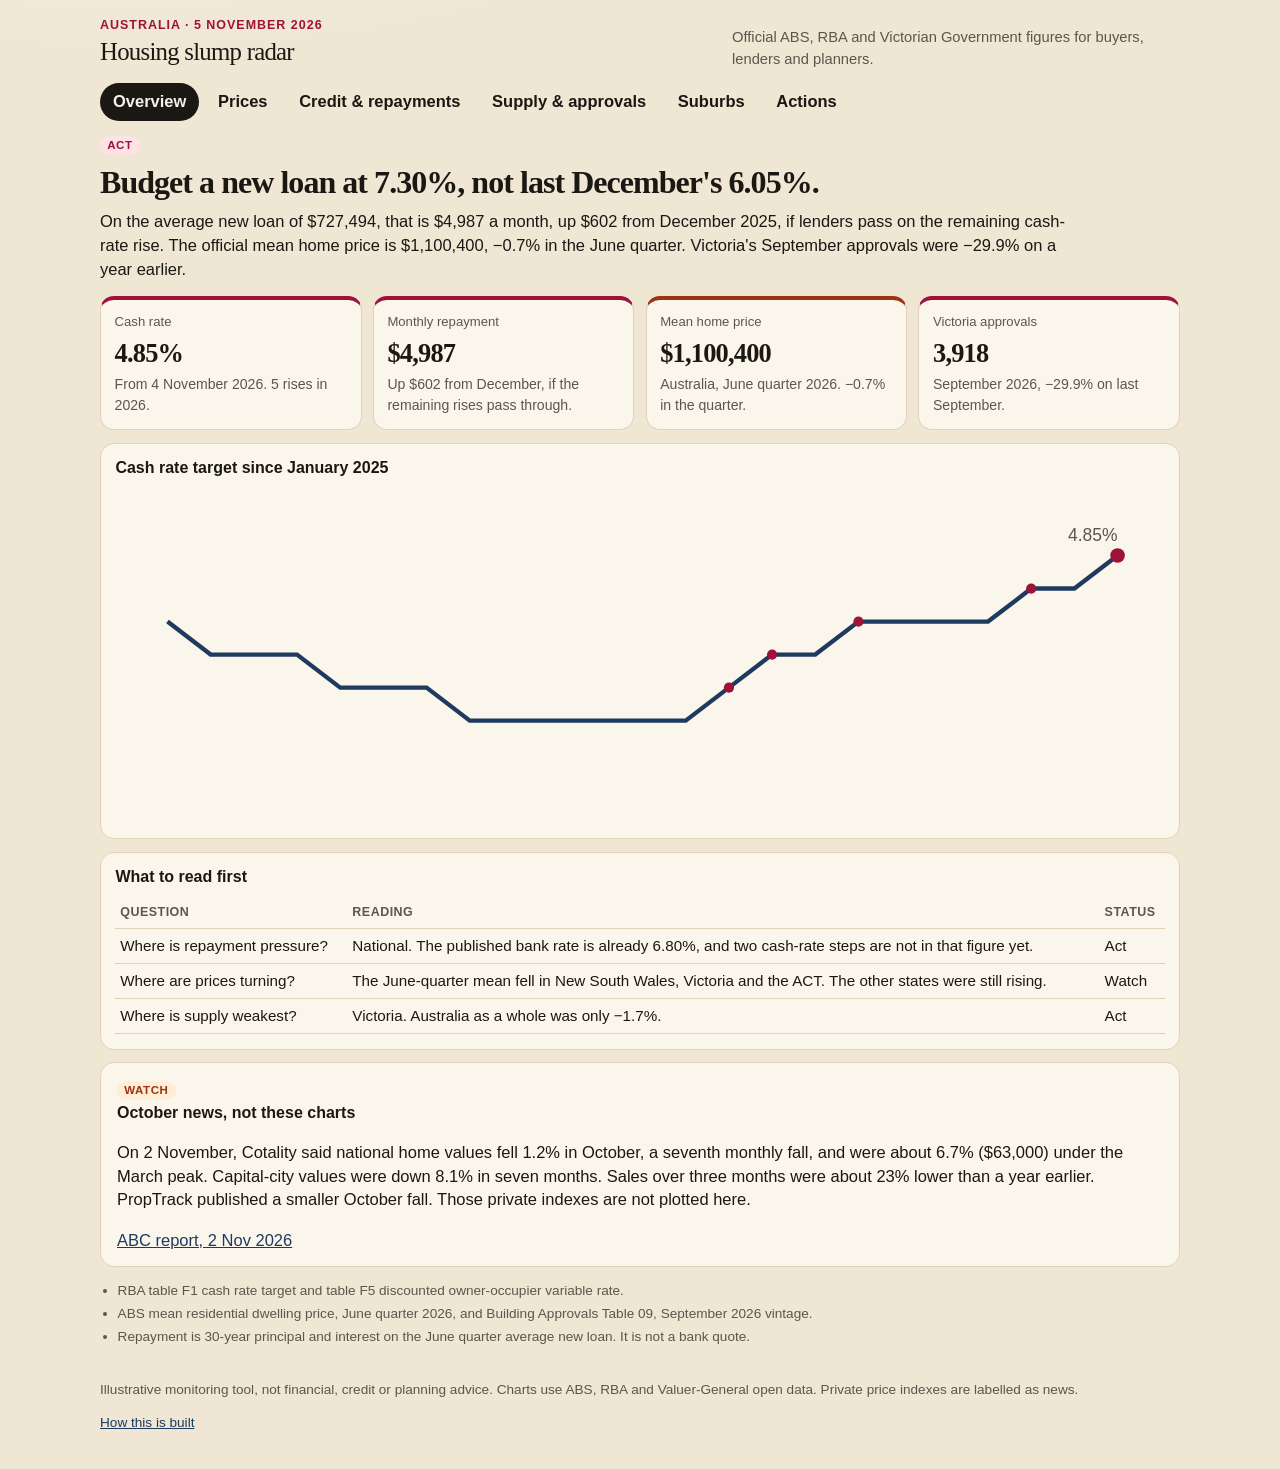
<file: docs/index.html>
<!DOCTYPE html>
<html lang="en">
<head>
  <meta charset="utf-8">
  <meta name="viewport" content="width=device-width, initial-scale=1">
  <title>Overview · Housing slump radar</title>
  <link rel="icon" href="assets/favicon.svg">
  <link rel="stylesheet" href="assets/site.css">
</head>
<body data-page="overview">
  <header class="wrap top">
    <div>
      <p class="kicker">Australia · 5 November 2026</p>
      <p class="name">Housing slump radar</p>
    </div>
    <p class="brand-note">Official ABS, RBA and Victorian Government figures for buyers, lenders and planners.</p>
  </header>
  <nav class="wrap tabs" aria-label="Sections">
    <a href="index.html" aria-current="page">Overview</a>
    <a href="prices.html">Prices</a>
    <a href="credit.html">Credit & repayments</a>
    <a href="supply.html">Supply & approvals</a>
    <a href="suburbs.html">Suburbs</a>
    <a href="actions.html">Actions</a>
  </nav>
  <main class="wrap" id="app">
    <p class="loading">Loading the figures…</p>
  </main>
  <footer class="wrap">
    <p>Illustrative monitoring tool, not financial, credit or planning advice. Charts use ABS, RBA and Valuer-General open data. Private price indexes are labelled as news.</p>
    <p><a href="https://github.com/LuciferDataEngineer/housing-slump-radar">How this is built</a></p>
  </footer>
  <script src="assets/site.js"></script>
</body>
</html>
</file>
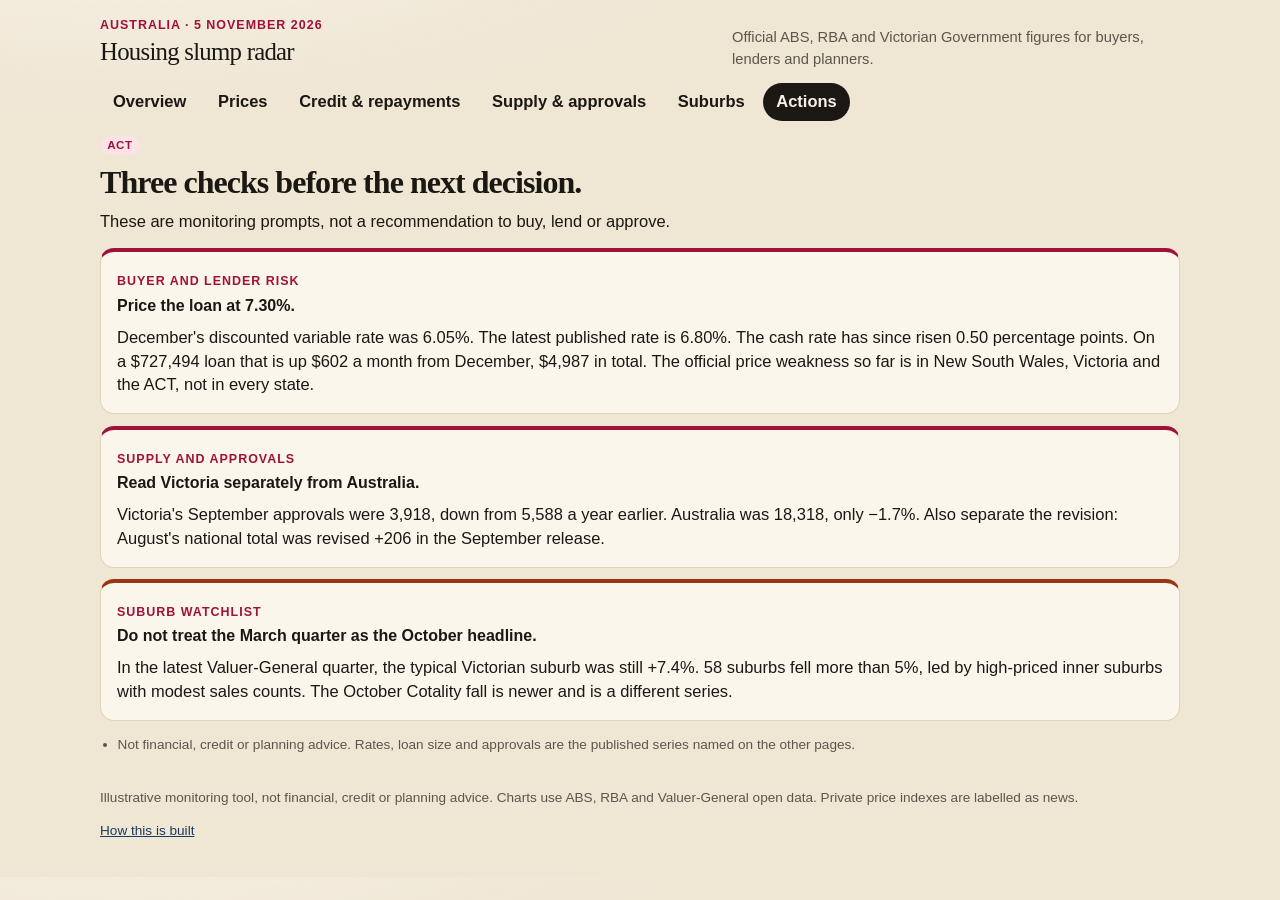
<file: docs/actions.html>
<!DOCTYPE html>
<html lang="en">
<head>
  <meta charset="utf-8">
  <meta name="viewport" content="width=device-width, initial-scale=1">
  <title>Actions · Housing slump radar</title>
  <link rel="icon" href="assets/favicon.svg">
  <link rel="stylesheet" href="assets/site.css">
</head>
<body data-page="actions">
  <header class="wrap top">
    <div>
      <p class="kicker">Australia · 5 November 2026</p>
      <p class="name">Housing slump radar</p>
    </div>
    <p class="brand-note">Official ABS, RBA and Victorian Government figures for buyers, lenders and planners.</p>
  </header>
  <nav class="wrap tabs" aria-label="Sections">
    <a href="index.html">Overview</a>
    <a href="prices.html">Prices</a>
    <a href="credit.html">Credit & repayments</a>
    <a href="supply.html">Supply & approvals</a>
    <a href="suburbs.html">Suburbs</a>
    <a href="actions.html" aria-current="page">Actions</a>
  </nav>
  <main class="wrap" id="app">
    <p class="loading">Loading the figures…</p>
  </main>
  <footer class="wrap">
    <p>Illustrative monitoring tool, not financial, credit or planning advice. Charts use ABS, RBA and Valuer-General open data. Private price indexes are labelled as news.</p>
    <p><a href="https://github.com/LuciferDataEngineer/housing-slump-radar">How this is built</a></p>
  </footer>
  <script src="assets/site.js"></script>
</body>
</html>
</file>
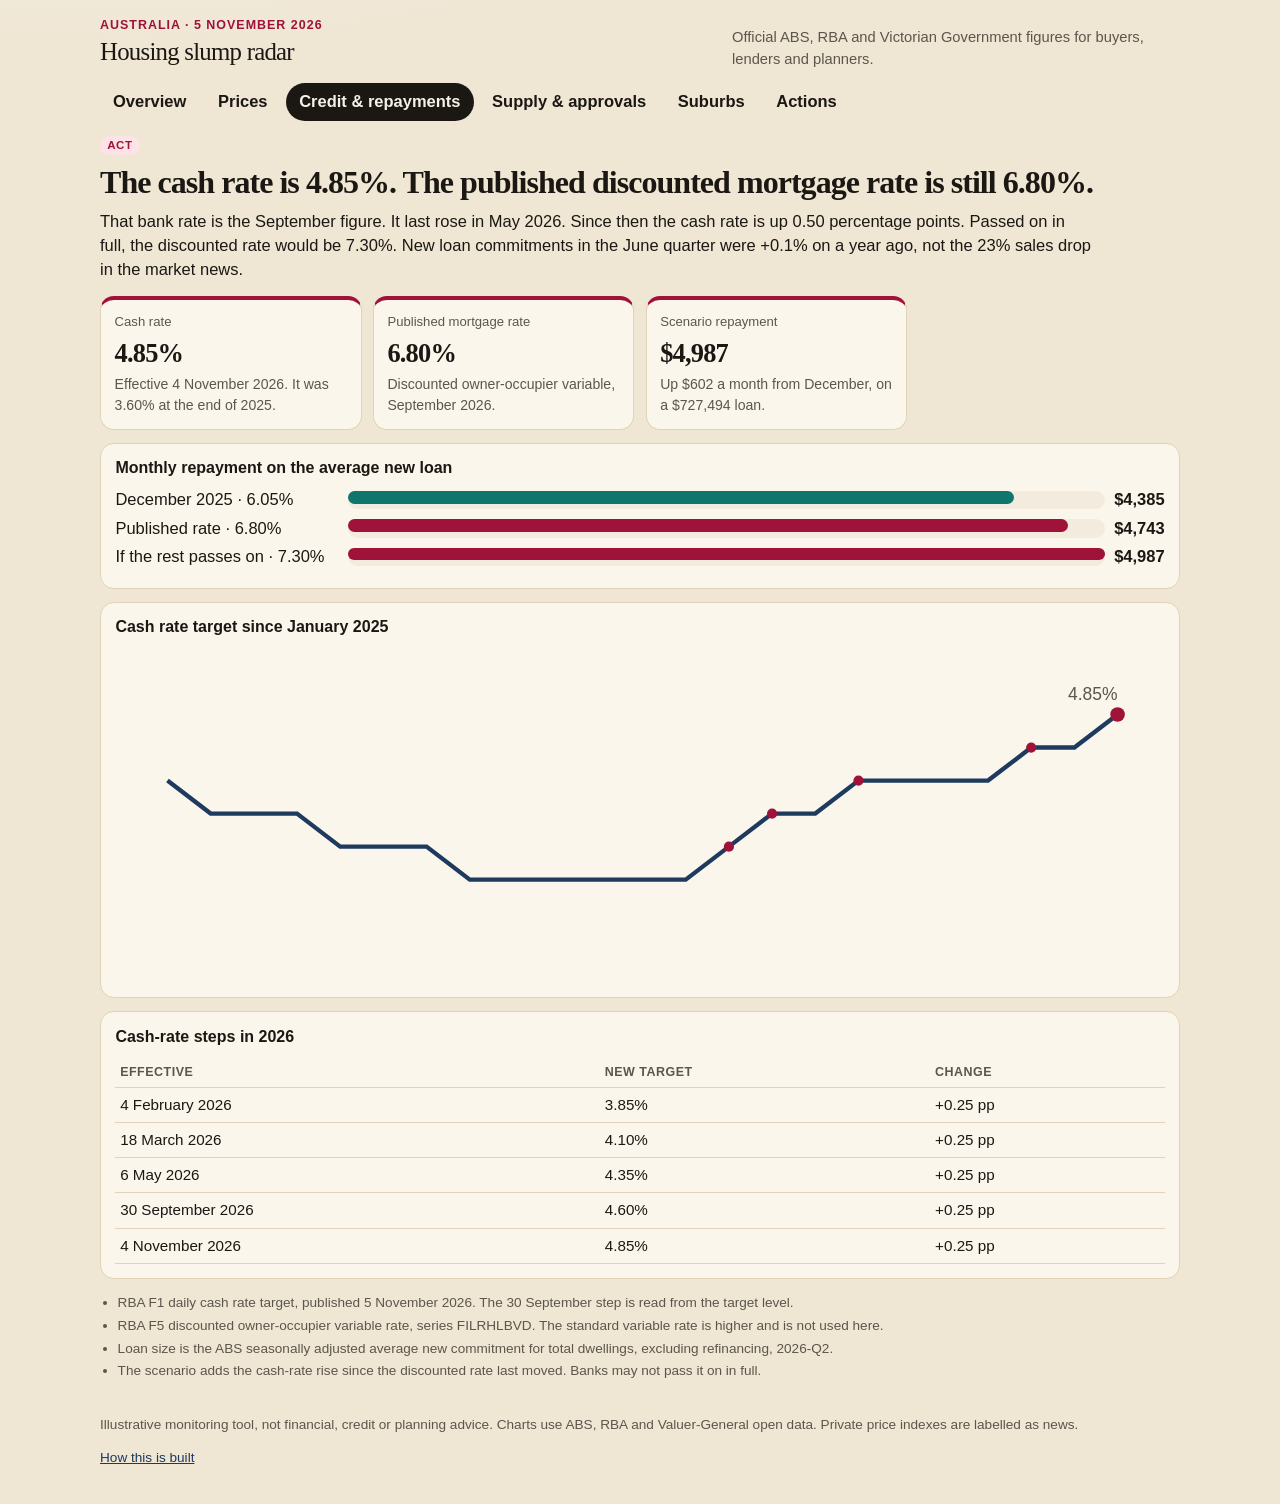
<file: docs/credit.html>
<!DOCTYPE html>
<html lang="en">
<head>
  <meta charset="utf-8">
  <meta name="viewport" content="width=device-width, initial-scale=1">
  <title>Credit and repayments · Housing slump radar</title>
  <link rel="icon" href="assets/favicon.svg">
  <link rel="stylesheet" href="assets/site.css">
</head>
<body data-page="credit">
  <header class="wrap top">
    <div>
      <p class="kicker">Australia · 5 November 2026</p>
      <p class="name">Housing slump radar</p>
    </div>
    <p class="brand-note">Official ABS, RBA and Victorian Government figures for buyers, lenders and planners.</p>
  </header>
  <nav class="wrap tabs" aria-label="Sections">
    <a href="index.html">Overview</a>
    <a href="prices.html">Prices</a>
    <a href="credit.html" aria-current="page">Credit & repayments</a>
    <a href="supply.html">Supply & approvals</a>
    <a href="suburbs.html">Suburbs</a>
    <a href="actions.html">Actions</a>
  </nav>
  <main class="wrap" id="app">
    <p class="loading">Loading the figures…</p>
  </main>
  <footer class="wrap">
    <p>Illustrative monitoring tool, not financial, credit or planning advice. Charts use ABS, RBA and Valuer-General open data. Private price indexes are labelled as news.</p>
    <p><a href="https://github.com/LuciferDataEngineer/housing-slump-radar">How this is built</a></p>
  </footer>
  <script src="assets/site.js"></script>
</body>
</html>
</file>
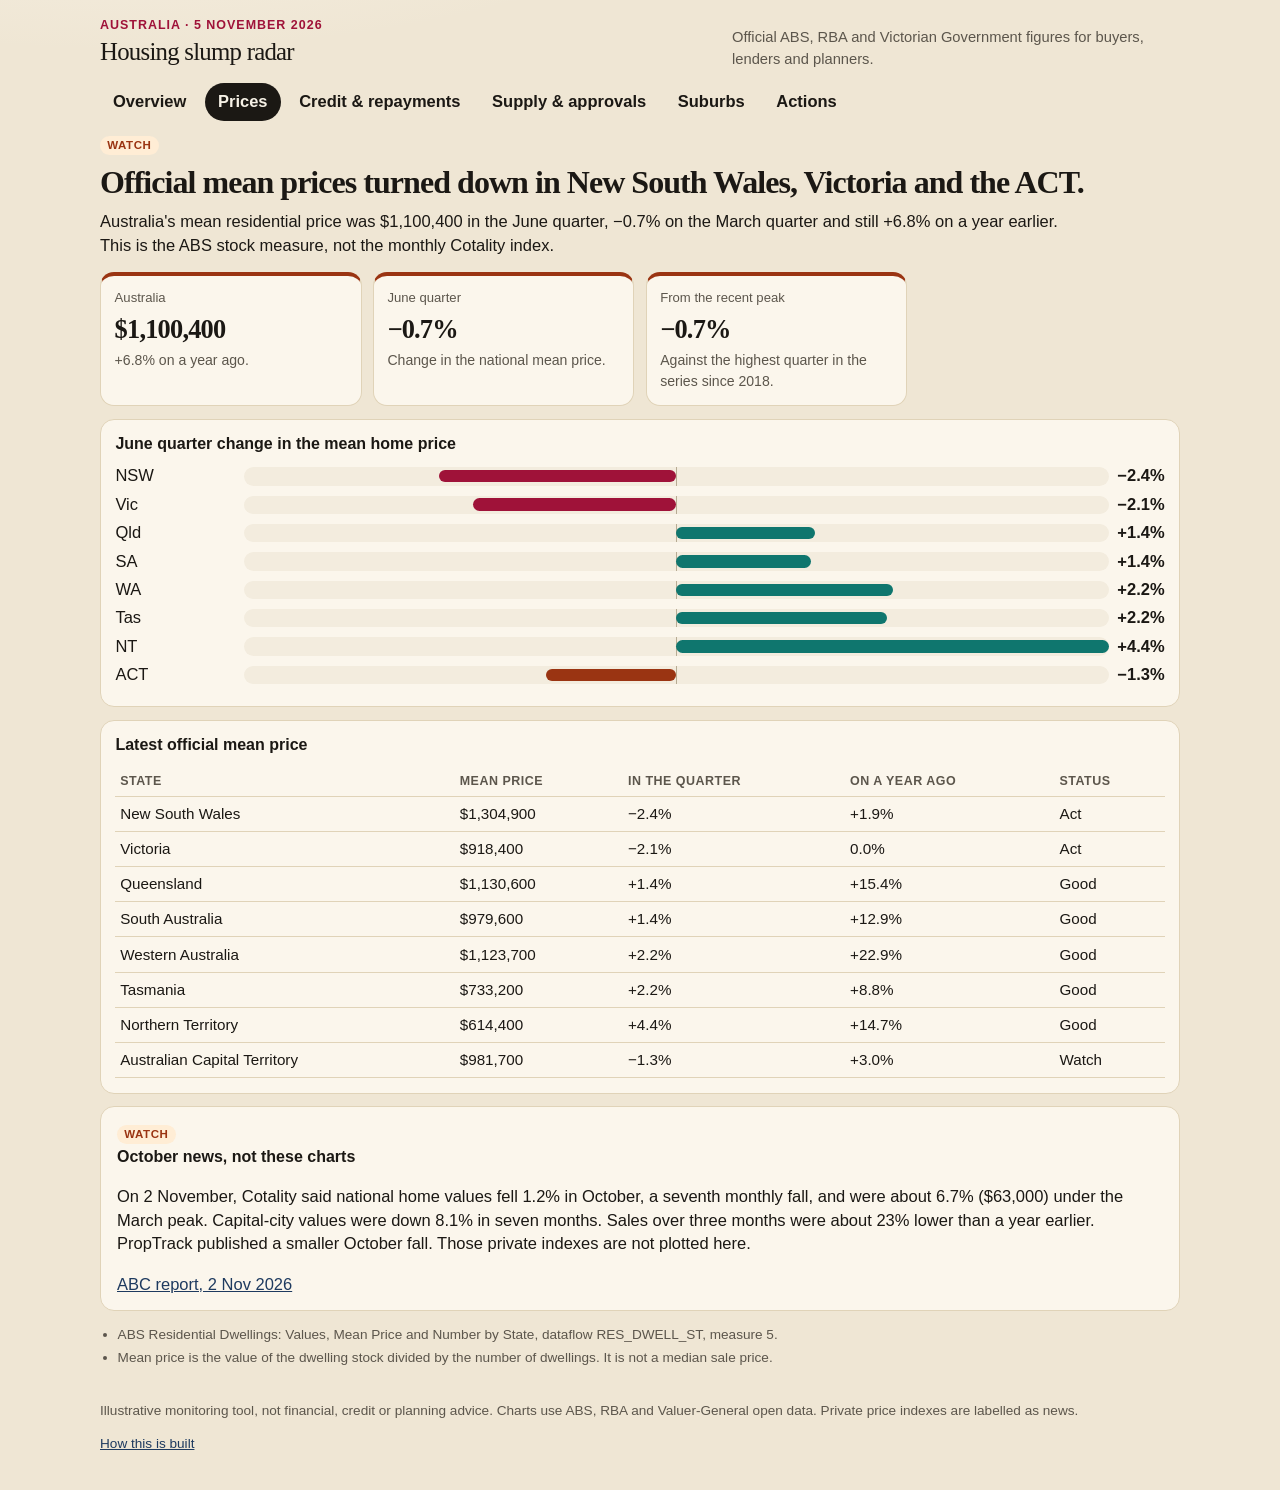
<file: docs/prices.html>
<!DOCTYPE html>
<html lang="en">
<head>
  <meta charset="utf-8">
  <meta name="viewport" content="width=device-width, initial-scale=1">
  <title>Prices · Housing slump radar</title>
  <link rel="icon" href="assets/favicon.svg">
  <link rel="stylesheet" href="assets/site.css">
</head>
<body data-page="prices">
  <header class="wrap top">
    <div>
      <p class="kicker">Australia · 5 November 2026</p>
      <p class="name">Housing slump radar</p>
    </div>
    <p class="brand-note">Official ABS, RBA and Victorian Government figures for buyers, lenders and planners.</p>
  </header>
  <nav class="wrap tabs" aria-label="Sections">
    <a href="index.html">Overview</a>
    <a href="prices.html" aria-current="page">Prices</a>
    <a href="credit.html">Credit & repayments</a>
    <a href="supply.html">Supply & approvals</a>
    <a href="suburbs.html">Suburbs</a>
    <a href="actions.html">Actions</a>
  </nav>
  <main class="wrap" id="app">
    <p class="loading">Loading the figures…</p>
  </main>
  <footer class="wrap">
    <p>Illustrative monitoring tool, not financial, credit or planning advice. Charts use ABS, RBA and Valuer-General open data. Private price indexes are labelled as news.</p>
    <p><a href="https://github.com/LuciferDataEngineer/housing-slump-radar">How this is built</a></p>
  </footer>
  <script src="assets/site.js"></script>
</body>
</html>
</file>
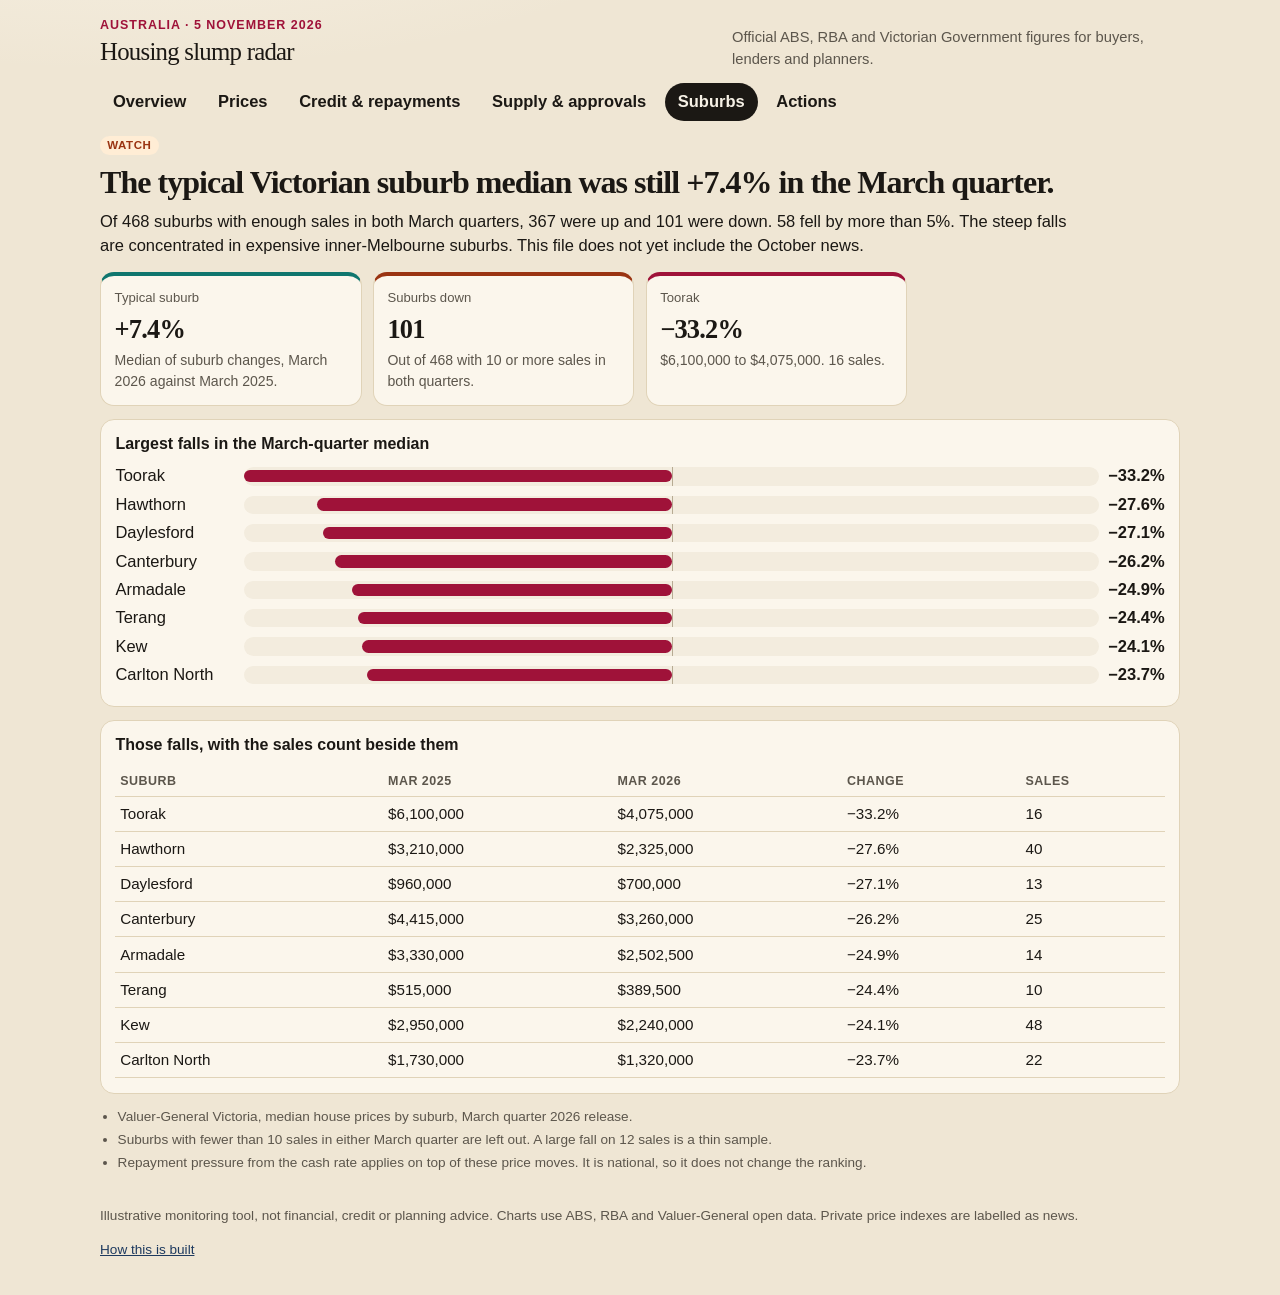
<file: docs/suburbs.html>
<!DOCTYPE html>
<html lang="en">
<head>
  <meta charset="utf-8">
  <meta name="viewport" content="width=device-width, initial-scale=1">
  <title>Suburb risk · Housing slump radar</title>
  <link rel="icon" href="assets/favicon.svg">
  <link rel="stylesheet" href="assets/site.css">
</head>
<body data-page="suburbs">
  <header class="wrap top">
    <div>
      <p class="kicker">Australia · 5 November 2026</p>
      <p class="name">Housing slump radar</p>
    </div>
    <p class="brand-note">Official ABS, RBA and Victorian Government figures for buyers, lenders and planners.</p>
  </header>
  <nav class="wrap tabs" aria-label="Sections">
    <a href="index.html">Overview</a>
    <a href="prices.html">Prices</a>
    <a href="credit.html">Credit & repayments</a>
    <a href="supply.html">Supply & approvals</a>
    <a href="suburbs.html" aria-current="page">Suburbs</a>
    <a href="actions.html">Actions</a>
  </nav>
  <main class="wrap" id="app">
    <p class="loading">Loading the figures…</p>
  </main>
  <footer class="wrap">
    <p>Illustrative monitoring tool, not financial, credit or planning advice. Charts use ABS, RBA and Valuer-General open data. Private price indexes are labelled as news.</p>
    <p><a href="https://github.com/LuciferDataEngineer/housing-slump-radar">How this is built</a></p>
  </footer>
  <script src="assets/site.js"></script>
</body>
</html>
</file>
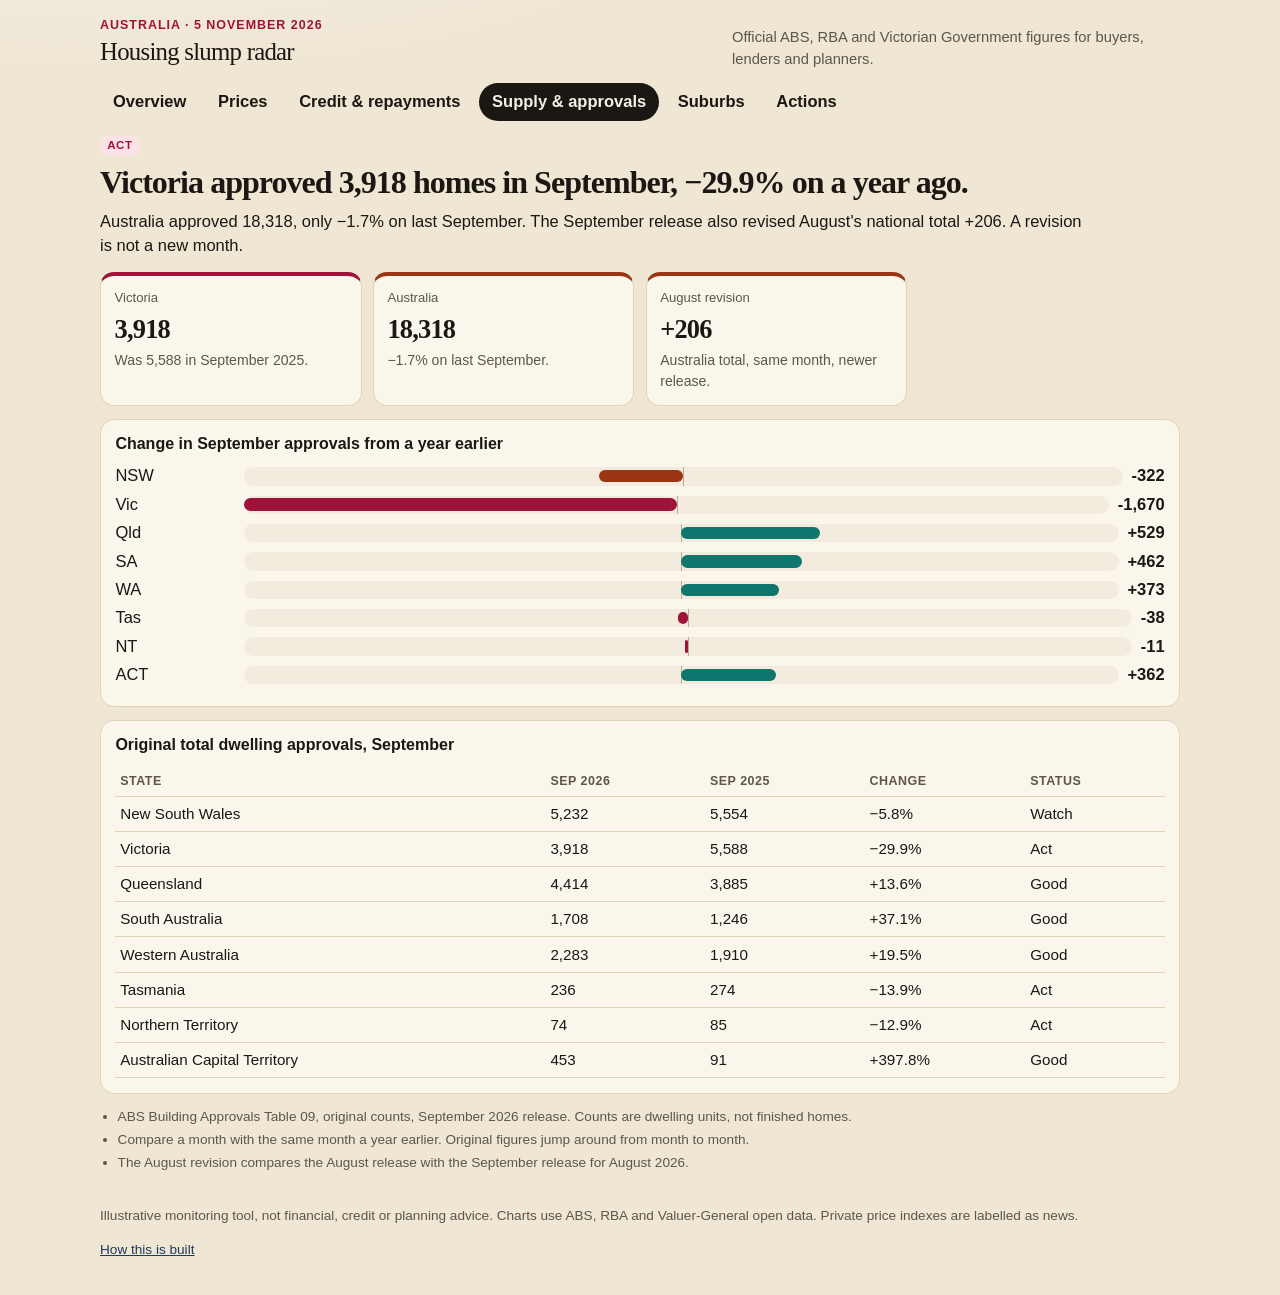
<file: docs/supply.html>
<!DOCTYPE html>
<html lang="en">
<head>
  <meta charset="utf-8">
  <meta name="viewport" content="width=device-width, initial-scale=1">
  <title>Supply and approvals · Housing slump radar</title>
  <link rel="icon" href="assets/favicon.svg">
  <link rel="stylesheet" href="assets/site.css">
</head>
<body data-page="supply">
  <header class="wrap top">
    <div>
      <p class="kicker">Australia · 5 November 2026</p>
      <p class="name">Housing slump radar</p>
    </div>
    <p class="brand-note">Official ABS, RBA and Victorian Government figures for buyers, lenders and planners.</p>
  </header>
  <nav class="wrap tabs" aria-label="Sections">
    <a href="index.html">Overview</a>
    <a href="prices.html">Prices</a>
    <a href="credit.html">Credit & repayments</a>
    <a href="supply.html" aria-current="page">Supply & approvals</a>
    <a href="suburbs.html">Suburbs</a>
    <a href="actions.html">Actions</a>
  </nav>
  <main class="wrap" id="app">
    <p class="loading">Loading the figures…</p>
  </main>
  <footer class="wrap">
    <p>Illustrative monitoring tool, not financial, credit or planning advice. Charts use ABS, RBA and Valuer-General open data. Private price indexes are labelled as news.</p>
    <p><a href="https://github.com/LuciferDataEngineer/housing-slump-radar">How this is built</a></p>
  </footer>
  <script src="assets/site.js"></script>
</body>
</html>
</file>
<file: docs/assets/site.css>
:root {
  --paper: #efe6d4;
  --ink: #1b1814;
  --card: #fbf6ec;
  --line: #e0d3b8;
  --navy: #1e3a5f;
  --act: #9f1239;
  --act-bg: #fde2e7;
  --watch: #9a3412;
  --watch-bg: #ffedd5;
  --good: #0f766e;
  --good-bg: #d1fae5;
  --muted: #5c564c;
}
* { box-sizing: border-box; }
body {
  margin: 0;
  background:
    radial-gradient(1200px 400px at 10% -10%, #f7f1e4, transparent 50%),
    var(--paper);
  color: var(--ink);
  font-family: "Avenir Next", "Segoe UI", sans-serif;
  font-size: 16.5px;
  line-height: 1.45;
}
a { color: var(--navy); }
.wrap { width: min(1080px, calc(100% - 1.4rem)); margin: 0 auto; }
.top {
  display: flex;
  justify-content: space-between;
  gap: 1rem;
  align-items: end;
  padding: 1rem 0 0.6rem;
}
.kicker {
  margin: 0;
  color: var(--act);
  font-size: 0.78rem;
  font-weight: 700;
  letter-spacing: 0.08em;
  text-transform: uppercase;
}
.name {
  margin: 0;
  font-family: Georgia, "Iowan Old Style", serif;
  font-size: 1.55rem;
  letter-spacing: -0.03em;
}
.brand-note { margin: 0; color: var(--muted); max-width: 28rem; font-size: 0.92rem; }
.tabs {
  display: flex;
  gap: 0.35rem;
  overflow-x: auto;
  padding: 0.2rem 0 0.7rem;
  scrollbar-width: none;
}
.tabs::-webkit-scrollbar { display: none; }
.tabs a {
  flex: 0 0 auto;
  text-decoration: none;
  color: var(--ink);
  background: transparent;
  border: 1px solid transparent;
  border-radius: 999px;
  padding: 0.38rem 0.75rem;
  font-weight: 650;
}
.tabs a[aria-current="page"] { background: var(--ink); color: #f6f1e6; }
h1 {
  font-family: Georgia, "Iowan Old Style", serif;
  font-size: clamp(1.65rem, 2.5vw, 2.2rem);
  line-height: 1.12;
  letter-spacing: -0.03em;
  font-weight: 560;
  margin: 0.2rem 0 0.55rem;
}
.summary { margin: 0 0 0.9rem; max-width: 62rem; }
.badge {
  display: inline-block;
  border-radius: 999px;
  padding: 0.08rem 0.45rem;
  font-size: 0.72rem;
  font-weight: 750;
  letter-spacing: 0.05em;
  text-transform: uppercase;
}
.badge.act, .stat.act, .card.act { --tone: var(--act); }
.badge.watch, .stat.watch, .card.watch { --tone: var(--watch); }
.badge.good, .stat.good, .card.good { --tone: var(--good); }
#app > .badge { margin-bottom: 0.45rem; }
.badge.act { background: var(--act-bg); color: var(--act); }
.badge.watch { background: var(--watch-bg); color: var(--watch); }
.badge.good { background: var(--good-bg); color: var(--good); }
.stats {
  display: grid;
  grid-template-columns: repeat(4, 1fr);
  gap: 0.7rem;
  margin-bottom: 0.8rem;
}
.stat, .panel, .card, .callout {
  background: var(--card);
  border: 1px solid var(--line);
  border-radius: 14px;
}
.stat { border-top: 4px solid var(--tone, var(--navy)); padding: 0.75rem 0.85rem 0.85rem; }
.stat .label { margin: 0; color: var(--muted); font-size: 0.82rem; }
.stat .value {
  margin: 0.15rem 0;
  font-family: Georgia, "Iowan Old Style", serif;
  font-size: 1.65rem;
  letter-spacing: -0.03em;
}
.stat .detail { margin: 0; color: var(--muted); font-size: 0.88rem; }
.panel { padding: 0.8rem 0.9rem 0.9rem; margin: 0 0 0.8rem; }
.panel h2, .callout h2, .card h3 { margin: 0 0 0.55rem; font-size: 1rem; }
.line { width: 100%; height: auto; display: block; }
.line text { fill: var(--muted); font-size: 12px; font-family: "Avenir Next", "Segoe UI", sans-serif; }
.diverge-row, .compare-row {
  display: grid;
  grid-template-columns: 7.5rem 1fr auto;
  gap: 0.55rem;
  align-items: center;
  margin: 0.28rem 0;
}
.compare-row { grid-template-columns: minmax(8rem, 14rem) 1fr auto; }
.track { position: relative; height: 1.15rem; background: #f3ecde; border-radius: 999px; }
.zero {
  position: absolute;
  left: 50%;
  top: 0;
  bottom: 0;
  width: 1px;
  background: #b7ab93;
}
.bar {
  position: absolute;
  top: 0.18rem;
  height: 0.78rem;
  border-radius: 999px;
  background: var(--navy);
}
.bar.act { background: var(--act); }
.bar.watch { background: var(--watch); }
.bar.good { background: var(--good); }
.bar.compare { position: relative; display: block; top: 0; height: 0.78rem; }
.value { font-variant-numeric: tabular-nums; font-weight: 700; }
table { width: 100%; border-collapse: collapse; font-size: 0.95rem; }
th, td { text-align: left; padding: 0.38rem 0.3rem; border-bottom: 1px solid var(--line); vertical-align: top; }
th { color: var(--muted); font-size: 0.78rem; letter-spacing: 0.04em; text-transform: uppercase; }
.cards { display: grid; gap: 0.7rem; }
.card { padding: 0.9rem 1rem 1rem; border-top: 4px solid var(--tone, var(--navy)); }
.card .kicker { margin-bottom: 0.2rem; }
.card p { margin: 0.35rem 0 0; }
.callout { padding: 0.85rem 1rem; margin: 0.2rem 0 0.8rem; }
.sources { color: var(--muted); font-size: 0.85rem; padding-left: 1.1rem; }
.sources li { margin: 0.2rem 0; }
footer { color: var(--muted); font-size: 0.85rem; padding: 0.4rem 0 1.4rem; }
.loading { color: var(--muted); }
@media (max-width: 860px) {
  .stats { grid-template-columns: 1fr 1fr; }
  .top { flex-direction: column; align-items: start; }
  .diverge-row, .compare-row { grid-template-columns: 5.2rem 1fr auto; }
}
@media (max-width: 560px) {
  .stats { grid-template-columns: 1fr; }
}
</file>
